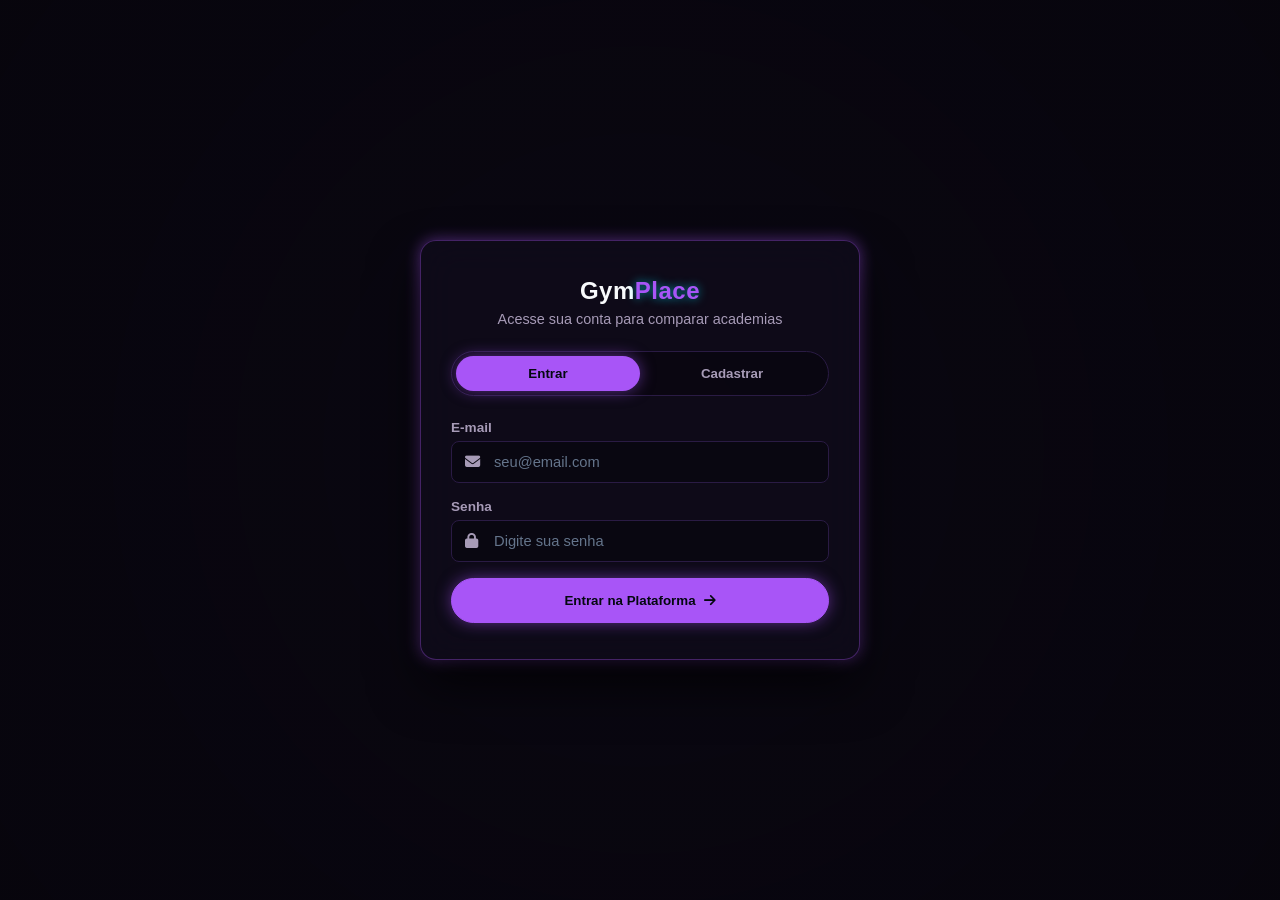
<file: index.html>
<!DOCTYPE html>
<html lang="pt-BR">
<head>
  <meta charset="UTF-8">
  <meta name="viewport" content="width=device-width, initial-scale=1.0">
  <title>GymPlace | Buscador e Comparador de Academias</title>
  <link rel="stylesheet" href="style.css">
  <link rel="stylesheet" href="https://cdnjs.cloudflare.com/ajax/libs/font-awesome/6.5.1/css/all.min.css">
</head>
<body>

  <header class="navbar">
    <div class="nav-container">
      <a href="#" class="logo">Gym<span>Place</span></a>
      <nav class="nav-links">
        <a href="#busca" id="navBusca">Buscar Academias</a>
        <a href="#comparativo">Planos</a>
        <a href="#suporte">Suporte</a>
      </nav>
      <div class="user-actions" style="display: flex; align-items: center; gap: 15px;">
        <span id="userGreeting" style="font-weight: 600; font-size: 0.9rem; color: var(--text-main);"></span>
        <button class="btn-primary" id="btnOpenModal">Cadastrar Academia</button>
        <button class="btn-logout" id="btnLogout"><i class="fa-solid fa-right-from-bracket"></i> Sair</button>
      </div>
    </div>
  </header>

  <!-- Container Principal -->
  <main class="main-container">
    
    <!-- 1. Seção de Busca (Hero) -->
    <section class="hero-section" id="busca">
      <div class="hero-content">
        <h2>Encontre a academia <span>ideal para você</span></h2>
        <p>Compare planos, preços e estruturas da sua região em segundos.</p>
        
        <!-- Search Bar em Pílula -->
        <div class="search-box">
          <i class="fa-solid fa-location-dot search-icon"></i>
          <input type="text" id="searchInput" placeholder="Digite cidade, bairro ou nome da academia...">
          <button id="searchBtn" class="search-btn">
            <i class="fa-solid fa-magnifying-glass"></i> Comparar
          </button>
        </div>
      </div>
    </section>

    <!-- 2. Seção de Comparativo / Resultados -->
    <section class="results-section" id="comparativo">
      <div class="section-header">
        <div>
          <h3>Comparativo de Planos</h3>
          <p class="section-subtitle">Confira as opções disponíveis e ordene por faixa de preço</p>
        </div>
        <div class="filters">
          <label for="priceFilter">Preço Máximo: <strong>R$ <span id="priceValue">300</span></strong></label>
          <input type="range" id="priceFilter" min="50" max="400" step="10" value="300">
        </div>
      </div>

      <!-- Container dos Cards Dinâmicos -->
      <div class="cards-grid" id="cardsGrid">
        <!-- Injetado via JavaScript -->
      </div>
    </section>

    <!-- 3. Seção de Suporte / Dúvidas Frequentes -->
    <section class="support-section" id="suporte">
      <div class="support-card">
        <h3><i class="fa-solid fa-headset"></i> Central de Ajuda & Suporte</h3>
        <p>Tem dúvidas sobre como funciona a comparação ou quer anunciar sua academia?</p>
        
        <div class="support-grid">
          <div class="support-item">
            <i class="fa-solid fa-circle-question"></i>
            <div>
              <strong>Como os preços são calculados?</strong>
              <p>Comparamos os valores mensais vigentes informados pelas próprias unidades ou redes parceiras.</p>
            </div>
          </div>
          
          <div class="support-item">
            <i class="fa-solid fa-envelope"></i>
            <div>
              <strong>Fale Conosco</strong>
              <p>Envie sua solicitação para <a href="mailto:suporte@gymplace.com.br">suporte@gymplace.com.br</a>.</p>
            </div>
          </div>
        </div>
      </div>
    </section>
  </main>

  <!-- Modal para "Cadastrar Academia" -->
  <div class="modal-overlay" id="modalCadastrar">
    <div class="modal-content">
      <div class="modal-header">
        <h4>Cadastrar Nova Academia</h4>
        <button class="modal-close" id="btnCloseModal">&times;</button>
      </div>
      <form id="formCadastroAcademia">
        <div class="form-group">
          <label for="cadNome">Nome da Academia</label>
          <input type="text" id="cadNome" name="nome" placeholder="Ex: CrossFit Alpha" required>
        </div>
        <div class="form-row">
          <div class="form-group">
            <label for="cadCidade">Cidade</label>
            <input type="text" id="cadCidade" name="cidade" placeholder="Ex: Brasília" required>
          </div>
          <div class="form-group">
            <label for="cadBairro">Bairro</label>
            <input type="text" id="cadBairro" name="bairro" placeholder="Ex: Asa Sul" required>
          </div>
        </div>
        <div class="form-row">
          <div class="form-group">
            <label for="cadPlanoNome">Nome do Plano</label>
            <input type="text" id="cadPlanoNome" name="nomePlano" placeholder="Ex: Plano Anual" required>
          </div>
          <div class="form-group">
            <label for="cadPreco">Valor Mensal (R$)</label>
            <input type="number" step="0.01" id="cadPreco" name="precoMensal" placeholder="99.90" required>
          </div>
        </div>
        <button type="submit" class="btn-primary" style="width: 100%; margin-top: 10px;">Salvar Academia</button>
      </form>
    </div>
  </div>

  <script src="app.js"></script>
</body>
</html>
</file>
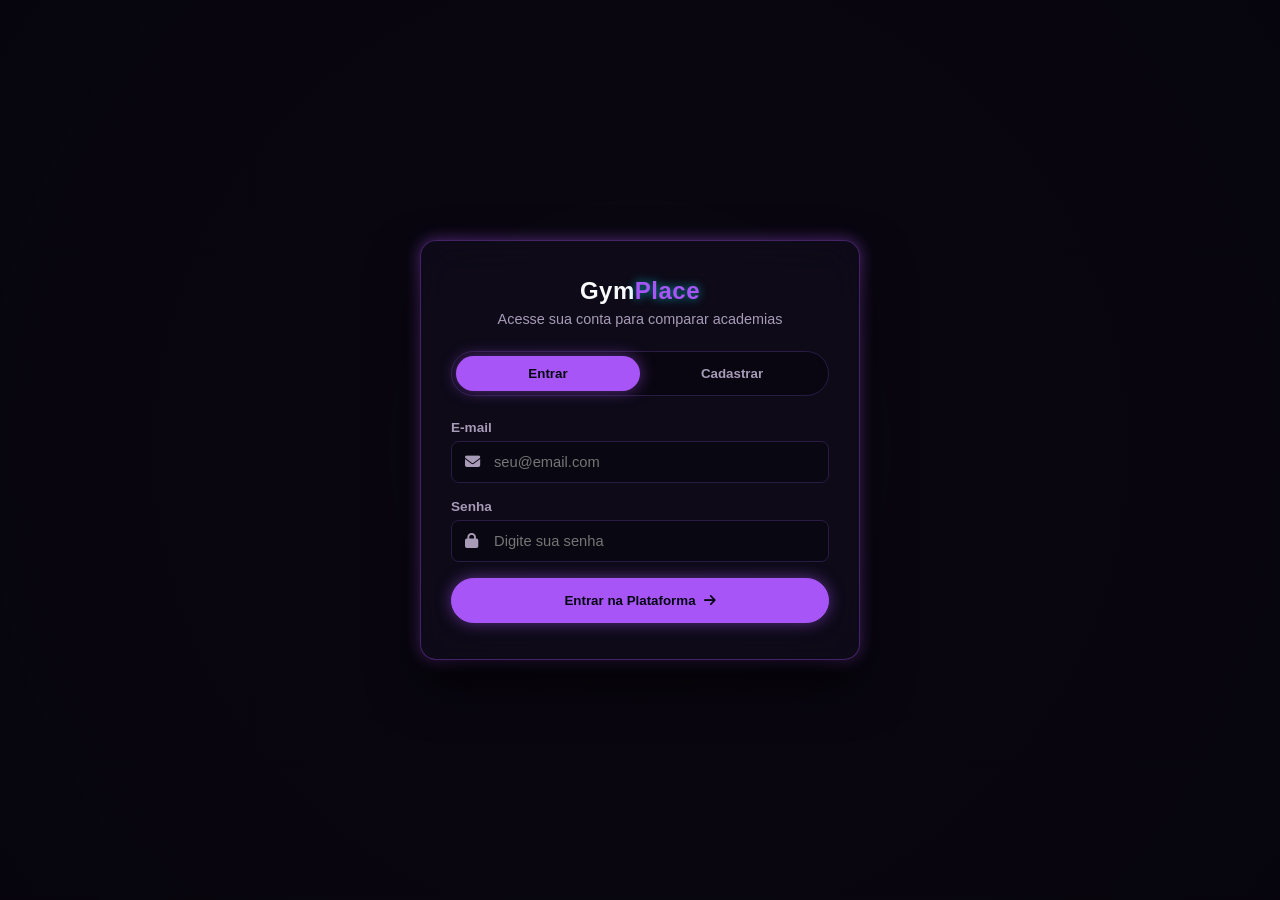
<file: gym-frontend/index.html>
<!DOCTYPE html>
<html lang="pt-BR">
<head>
  <meta charset="UTF-8">
  <meta name="viewport" content="width=device-width, initial-scale=1.0">
  <title>GymPlace | Buscador e Comparador de Academias</title>
  <link rel="stylesheet" href="style.css">
  <link rel="stylesheet" href="https://cdnjs.cloudflare.com/ajax/libs/font-awesome/6.5.1/css/all.min.css">
</head>
<body>

  <header class="navbar">
    <div class="nav-container">
      <a href="#" class="logo">Gym<span>Place</span></a>

      <!-- Botão Hambúrguer Mobile -->
      <button class="menu-toggle" id="menuToggle" aria-label="Abrir Menu">
        <i class="fa-solid fa-bars"></i>
      </button>

      <!-- Conteúdo Colapsável -->
      <div class="nav-collapse" id="navCollapse">
        <nav class="nav-links">
          <a href="#busca" id="navBusca">Buscar Academias</a>
          <a href="#comparativo">Planos</a>
          <a href="#suporte">Suporte</a>
        </nav>
        <div class="user-actions">
          <span id="userGreeting"></span>
          <button class="btn-primary" id="btnOpenModal">Cadastrar Academia</button>
          <button class="btn-logout" id="btnLogout"><i class="fa-solid fa-right-from-bracket"></i> Sair</button>
        </div>
      </div>
    </div>
  </header>

  <!-- Container Principal -->
  <main class="main-container">
    
    <!-- 1. Seção de Busca (Hero) -->
    <section class="hero-section" id="busca">
      <div class="hero-content">
        <h2>Encontre a academia <span>ideal para você</span></h2>
        <p>Compare planos, preços e estruturas da sua região em segundos.</p>
        
        <!-- Search Bar em Pílula -->
        <div class="search-box">
          <i class="fa-solid fa-location-dot search-icon"></i>
          <input type="text" id="searchInput" placeholder="Digite cidade, bairro ou nome da academia...">
          <button id="searchBtn" class="search-btn">
            <i class="fa-solid fa-magnifying-glass"></i> Comparar
          </button>
        </div>
      </div>
    </section>

    <!-- 2. Seção de Comparativo / Resultados -->
    <section class="results-section" id="comparativo">
      <div class="section-header">
        <div>
          <h3>Comparativo de Planos</h3>
          <p class="section-subtitle">Confira as opções disponíveis e ordene por faixa de preço</p>
        </div>
        <div class="filters">
          <label for="priceFilter">Preço Máximo: <strong>R$ <span id="priceValue">300</span></strong></label>
          <input type="range" id="priceFilter" min="50" max="400" step="10" value="300">
        </div>
      </div>

      <!-- Container dos Cards Dinâmicos -->
      <div class="cards-grid" id="cardsGrid">
        <!-- Injetado via JavaScript -->
      </div>
    </section>

    <!-- 3. Seção de Suporte / Dúvidas Frequentes -->
    <section class="support-section" id="suporte">
      <div class="support-card">
        <h3><i class="fa-solid fa-headset"></i> Central de Ajuda & Suporte</h3>
        <p>Tem dúvidas sobre como funciona a comparação ou quer anunciar sua academia?</p>
        
        <div class="support-grid">
          <div class="support-item">
            <i class="fa-solid fa-circle-question"></i>
            <div>
              <strong>Como os preços são calculados?</strong>
              <p>Comparamos os valores mensais vigentes informados pelas próprias unidades ou redes parceiras.</p>
            </div>
          </div>
          
          <div class="support-item">
            <i class="fa-solid fa-envelope"></i>
            <div>
              <strong>Fale Conosco</strong>
              <p>Envie sua solicitação para <a href="mailto:suporte@gymplace.com.br">suporte@gymplace.com.br</a>.</p>
            </div>
          </div>
        </div>
      </div>
    </section>
  </main>

  <!-- Modal para "Cadastrar Academia" -->
  <div class="modal-overlay" id="modalCadastrar">
    <div class="modal-content">
      <div class="modal-header">
        <h4>Cadastrar Nova Academia</h4>
        <button class="modal-close" id="btnCloseModal">&times;</button>
      </div>
      <form id="formCadastroAcademia">
        <div class="form-group">
          <label for="cadNome">Nome da Academia</label>
          <input type="text" id="cadNome" name="nome" placeholder="Ex: CrossFit Alpha" required>
        </div>
        <div class="form-row">
          <div class="form-group">
            <label for="cadCidade">Cidade</label>
            <input type="text" id="cadCidade" name="cidade" placeholder="Ex: Brasília" required>
          </div>
          <div class="form-group">
            <label for="cadBairro">Bairro</label>
            <input type="text" id="cadBairro" name="bairro" placeholder="Ex: Asa Sul" required>
          </div>
        </div>
        <div class="form-row">
          <div class="form-group">
            <label for="cadPlanoNome">Nome do Plano</label>
            <input type="text" id="cadPlanoNome" name="nomePlano" placeholder="Ex: Plano Anual" required>
          </div>
          <div class="form-group">
            <label for="cadPreco">Valor Mensal (R$)</label>
            <input type="number" step="0.01" id="cadPreco" name="precoMensal" placeholder="99.90" required>
          </div>
        </div>
        <button type="submit" class="btn-primary" style="width: 100%; margin-top: 10px;">Salvar Academia</button>
      </form>
    </div>
  </div>

  <script src="app.js"></script>
</body>
</html>
</file>
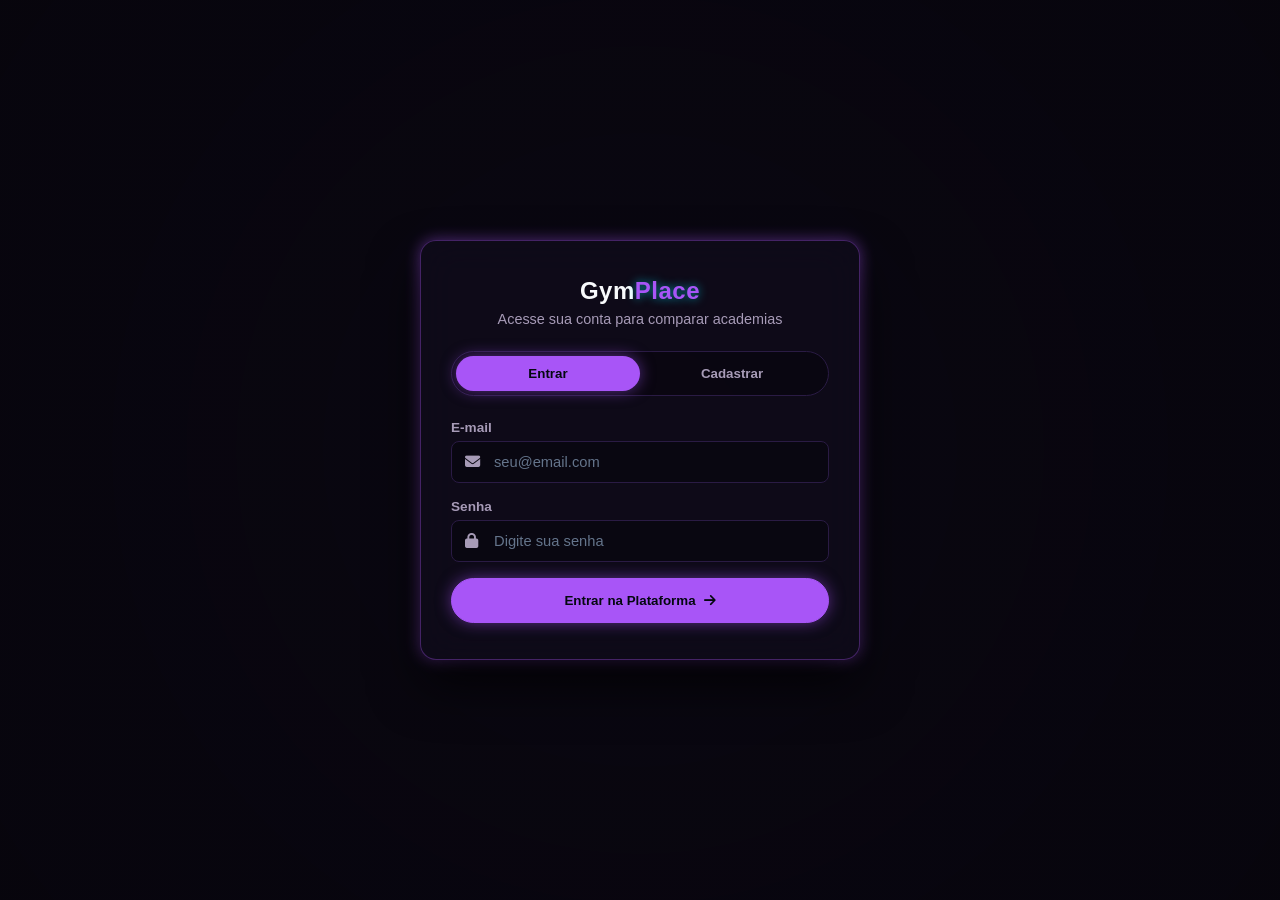
<file: login.html>
<!DOCTYPE html>
<html lang="pt-BR">
<head>
  <meta charset="UTF-8">
  <meta name="viewport" content="width=device-width, initial-scale=1.0">
  <title>Entrar | GymPlace</title>
  <link rel="stylesheet" href="style.css">
  <link rel="stylesheet" href="https://cdnjs.cloudflare.com/ajax/libs/font-awesome/6.5.1/css/all.min.css">
</head>
<body class="auth-body">

  <!-- Vídeo de Fundo em Loop e Mudo -->
  <video autoplay muted loop playsinline class="video-bg">
    <source src="video-bg.mp4" type="video/mp4">
  </video>

  <!-- Camada escura para dar contraste e legibilidade -->
  <div class="video-overlay"></div>

  <div class="auth-container">
    <div class="auth-card">
      <div class="auth-logo">
        <a href="#" class="logo">Gym<span>Place</span></a>
        <p>Acesse sua conta para comparar academias</p>
      </div>

      <div class="auth-tabs">
        <button id="tabLogin" class="tab-btn active">Entrar</button>
        <button id="tabRegister" class="tab-btn">Cadastrar</button>
      </div>

      <!-- Formulário de Login -->
      <form id="formLogin" class="auth-form">
        <div class="form-group">
          <label for="loginEmail">E-mail</label>
          <div class="input-wrapper">
            <i class="fa-solid fa-envelope"></i>
            <input type="email" id="loginEmail" placeholder="seu@email.com" required>
          </div>
        </div>
        <div class="form-group">
          <label for="loginSenha">Senha</label>
          <div class="input-wrapper">
            <i class="fa-solid fa-lock"></i>
            <input type="password" id="loginSenha" placeholder="Digite sua senha" required>
          </div>
        </div>
        <button type="submit" class="btn-primary auth-submit-btn">
          Entrar na Plataforma <i class="fa-solid fa-arrow-right"></i>
        </button>
      </form>

      <!-- Formulário de Cadastro -->
      <form id="formRegister" class="auth-form" style="display: none;">
        <div class="form-group">
          <label for="regNome">Nome Completo</label>
          <div class="input-wrapper">
            <i class="fa-solid fa-user"></i>
            <input type="text" id="regNome" placeholder="Ex: João Silva" required>
          </div>
        </div>
        <div class="form-group">
          <label for="regEmail">E-mail</label>
          <div class="input-wrapper">
            <i class="fa-solid fa-envelope"></i>
            <input type="email" id="regEmail" placeholder="seu@email.com" required>
          </div>
        </div>
        <div class="form-group">
          <label for="regSenha">Senha</label>
          <div class="input-wrapper">
            <i class="fa-solid fa-lock"></i>
            <input type="password" id="regSenha" placeholder="Crie uma senha" required>
          </div>
        </div>
        <button type="submit" class="btn-primary auth-submit-btn">
          Criar Minha Conta <i class="fa-solid fa-user-plus"></i>
        </button>
      </form>

      <div id="authAlert" class="auth-alert" style="display: none;"></div>
    </div>
  </div>

  <script src="login.js"></script>
</body>
</html>
</file>
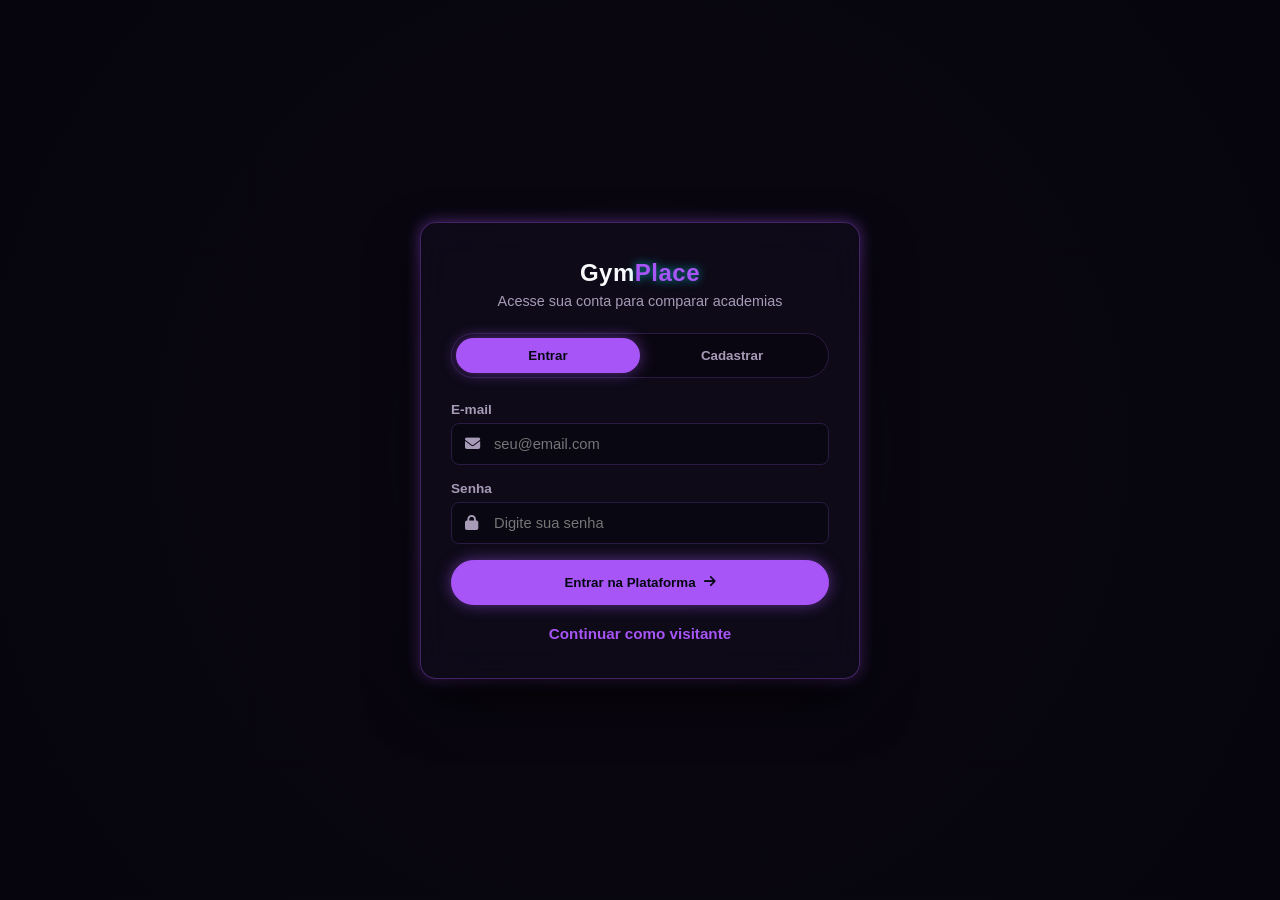
<file: api/src/main/resources/static/login.html>
<!DOCTYPE html>
<html lang="pt-BR">
<head>
  <meta charset="UTF-8">
  <meta name="viewport" content="width=device-width, initial-scale=1.0">
  <title>Entrar | GymPlace</title>
  <link rel="stylesheet" href="style.css">
  <link rel="stylesheet" href="https://cdnjs.cloudflare.com/ajax/libs/font-awesome/6.5.1/css/all.min.css">
</head>
<body class="auth-body">

  <!-- Vídeo de Fundo em Loop e Mudo -->
  <video autoplay muted loop playsinline class="video-bg">
    <source src="video-bg.mp4" type="video/mp4">
  </video>

  <!-- Camada escura para dar contraste e legibilidade -->
  <div class="video-overlay"></div>

  <div class="auth-container">
    <div class="auth-card">
      <div class="auth-logo">
        <a href="#" class="logo">Gym<span>Place</span></a>
        <p>Acesse sua conta para comparar academias</p>
      </div>

      <div class="auth-tabs">
        <button id="tabLogin" class="tab-btn active">Entrar</button>
        <button id="tabRegister" class="tab-btn">Cadastrar</button>
      </div>

      <!-- Formulário de Login -->
      <form id="formLogin" class="auth-form">
        <div class="form-group">
          <label for="loginEmail">E-mail</label>
          <div class="input-wrapper">
            <i class="fa-solid fa-envelope"></i>
            <input type="email" id="loginEmail" placeholder="seu@email.com" required>
          </div>
        </div>
        <div class="form-group">
          <label for="loginSenha">Senha</label>
          <div class="input-wrapper">
            <i class="fa-solid fa-lock"></i>
            <input type="password" id="loginSenha" placeholder="Digite sua senha" required>
          </div>
        </div>
        <button type="submit" class="btn-primary auth-submit-btn">
          Entrar na Plataforma <i class="fa-solid fa-arrow-right"></i>
        </button>
      </form>

      <!-- Formulário de Cadastro -->
      <form id="formRegister" class="auth-form" style="display: none;">
        <div class="form-group">
          <label for="regNome">Nome Completo</label>
          <div class="input-wrapper">
            <i class="fa-solid fa-user"></i>
            <input type="text" id="regNome" placeholder="Ex: João Silva" required>
          </div>
        </div>
        <div class="form-group">
          <label for="regEmail">E-mail</label>
          <div class="input-wrapper">
            <i class="fa-solid fa-envelope"></i>
            <input type="email" id="regEmail" placeholder="seu@email.com" required>
          </div>
        </div>
        <div class="form-group">
          <label for="regSenha">Senha</label>
          <div class="input-wrapper">
            <i class="fa-solid fa-lock"></i>
            <input type="password" id="regSenha" placeholder="Crie uma senha" required>
          </div>
        </div>
        <button type="submit" class="btn-primary auth-submit-btn">
          Criar Minha Conta <i class="fa-solid fa-user-plus"></i>
        </button>
      </form>

      <!-- Apenas o texto como botão -->
      <button type="button" class="btn-guest" id="btnGuest">
        Continuar como visitante
      </button>

      <div id="authAlert" class="auth-alert" style="display: none;"></div>
    </div>
  </div>

  <script src="login.js"></script>
</body>
</html>
</file>
<file: style.css>
html {
  scroll-behavior: smooth;
}

:root {
  /* Paleta Base Dark (com um leve tom grafite-azulado/ameixa de fundo) */
  --bg-color: #09070f;
  --card-bg: #120d1e;
  --card-bg-elevated: #1a122c;
  --border-color: #2a1b44;

  /* Roxo Neon Principal & Efeitos */
  --primary-color: #a855f7;                    /* Roxo Neon vibrante */
  --primary-hover: #c084fc;                    /* Roxo mais claro para hover */
  --neon-glow: 0 0 15px rgba(168, 85, 247, 0.5); /* Brilho neon roxo */
  --neon-secondary: #00f0ff;                   /* Ciano (caso queira um contraste) */
  --neon-green: #10b981;
  --tag-highlight: #ec4899;                    /* Rosa/Magenta neon para destaques */
  --tag-glow: 0 0 12px rgba(236, 72, 153, 0.5);

  /* Tipografia */
  --text-main: #f8fafc;
  --text-muted: #a79bb7;
  --border-radius: 16px;
}

* {
  margin: 0;
  padding: 0;
  box-sizing: border-box;
  font-family: 'Segoe UI', Roboto, sans-serif;
}

body {
  background-color: var(--bg-color);
  color: var(--text-main);
}

/* Navbar */
.navbar {
  background: rgba(8, 11, 17, 0.85);
  backdrop-filter: blur(12px);
  border-bottom: 1px solid var(--border-color);
  position: sticky;
  top: 0;
  z-index: 100;
}

.nav-container {
  max-width: 1200px;
  margin: 0 auto;
  padding: 16px 24px;
  display: flex;
  justify-content: space-between;
  align-items: center;
}

.logo {
  font-size: 1.5rem;
  font-weight: 800;
  text-decoration: none;
  color: var(--text-main);
  letter-spacing: 0.5px;
}

.logo span {
  color: var(--primary-color);
  text-shadow: 0 0 10px rgba(0, 240, 255, 0.6);
}

.nav-links a {
  margin: 0 16px;
  text-decoration: none;
  color: var(--text-muted);
  font-weight: 600;
  transition: 0.2s ease;
}

.nav-links a:hover {
  color: var(--primary-color);
  text-shadow: 0 0 8px rgba(0, 240, 255, 0.5);
}

.btn-primary {
  background: var(--primary-color);
  color: #040810;
  border: 1px solid var(--primary-color);
  padding: 10px 24px;
  border-radius: 50px;
  font-weight: 700;
  cursor: pointer;
  box-shadow: var(--neon-glow);
  transition: 0.3s ease;
}

.btn-primary:hover {
  background: var(--primary-hover);
  box-shadow: 0 0 25px rgba(0, 240, 255, 0.6);
  transform: translateY(-1px);
}

/* Hero Section */
.main-container {
  max-width: 1200px;
  margin: 24px auto;
  padding: 0 20px;
}

.hero-section {
  background: linear-gradient(180deg, rgba(8, 11, 17, 0.75) 0%, rgba(15, 23, 42, 0.95) 100%),
              url('https://images.unsplash.com/photo-1534438327276-14e5300c3a48?q=80&w=1470') center/cover;
  border: 1px solid var(--border-color);
  border-radius: var(--border-radius);
  padding: 60px 24px;
  text-align: center;
  color: white;
  margin-bottom: 40px;
}

.hero-content h2 {
  font-size: 2.3rem;
  font-weight: 800;
}

.hero-content h2 span {
  color: var(--primary-color);
  text-shadow: 0 0 12px rgba(0, 240, 255, 0.5);
}

.hero-content p {
  margin: 12px 0 28px;
  color: var(--text-muted);
}

.search-box {
  background: var(--card-bg);
  border: 1px solid var(--border-color);
  max-width: 650px;
  margin: 0 auto;
  border-radius: 50px;
  display: flex;
  align-items: center;
  padding: 6px 8px 6px 20px;
  box-shadow: 0 8px 24px rgba(0, 0, 0, 0.5);
  transition: 0.3s;
}

.search-box:focus-within {
  border-color: var(--primary-color);
  box-shadow: var(--neon-glow);
}

.search-icon {
  color: var(--text-muted);
  font-size: 1.2rem;
  margin-right: 10px;
}

.search-box input {
  background: transparent;
  border: none;
  outline: none;
  flex: 1;
  font-size: 1rem;
  color: var(--text-main);
}

.search-btn {
  background: var(--primary-color);
  color: #040810;
  border: none;
  padding: 12px 28px;
  border-radius: 50px;
  font-weight: 700;
  cursor: pointer;
  transition: 0.3s ease;
}

.search-btn:hover {
  background: var(--primary-hover);
  box-shadow: 0 0 15px rgba(0, 240, 255, 0.5);
}

/* Resultados & Filtros */
.results-section {
  margin-bottom: 50px;
}

.section-header {
  display: flex;
  justify-content: space-between;
  align-items: flex-end;
  margin-bottom: 24px;
  flex-wrap: wrap;
  gap: 16px;
}

.section-subtitle {
  color: var(--text-muted);
  font-size: 0.95rem;
  margin-top: 4px;
}

.filters label {
  color: var(--text-muted);
  font-size: 0.9rem;
}

.filters strong {
  color: var(--primary-color);
}

.filters input[type="range"] {
  accent-color: var(--primary-color);
  display: block;
  margin-top: 8px;
}

/* Cards Grid */
.cards-grid {
  display: grid;
  grid-template-columns: repeat(auto-fit, minmax(300px, 1fr));
  gap: 24px;
}

.card-plano {
  background: var(--card-bg);
  border-radius: var(--border-radius);
  border: 1px solid var(--border-color);
  padding: 24px;
  position: relative;
  display: flex;
  flex-direction: column;
  box-shadow: 0 4px 16px rgba(0,0,0,0.3);
  transition: transform 0.2s, border-color 0.2s;
}

.card-plano:hover {
  border-color: rgba(0, 240, 255, 0.4);
  transform: translateY(-3px);
}

.card-plano.destaque {
  background: var(--card-bg-elevated);
  border: 1px solid var(--primary-color);
  box-shadow: var(--neon-glow);
}

.badge-vantagem {
  position: absolute;
  top: -12px;
  left: 24px;
  background: var(--tag-highlight);
  color: white;
  font-size: 0.75rem;
  font-weight: 700;
  padding: 4px 12px;
  border-radius: 20px;
  box-shadow: var(--tag-glow);
  text-transform: uppercase;
}

.card-plano h4 {
  font-size: 1.4rem;
  margin-bottom: 6px;
  color: var(--text-main);
}

.card-plano .academia-origem {
  font-size: 0.9rem;
  color: var(--text-muted);
  margin-bottom: 16px;
}

.card-preco .label-partir {
  font-size: 0.8rem;
  text-transform: uppercase;
  color: var(--text-muted);
}

.card-preco .valor {
  font-size: 2rem;
  font-weight: 800;
  color: var(--primary-color);
  text-shadow: 0 0 8px rgba(0, 240, 255, 0.4);
}

.card-preco small {
  color: var(--text-muted);
}

.beneficios-list {
  list-style: none;
  margin: 16px 0;
  flex: 1;
}

.beneficios-list li {
  margin-bottom: 8px;
  font-size: 0.9rem;
  display: flex;
  align-items: center;
  gap: 8px;
  color: #cbd5e1;
}

.card-btn {
  width: 100%;
  padding: 12px;
  border-radius: 50px;
  border: 1px solid var(--primary-color);
  font-weight: 700;
  cursor: pointer;
  background: transparent;
  color: var(--primary-color);
  transition: 0.3s;
}

.card-btn:hover {
  background: var(--primary-color);
  color: #040810;
  box-shadow: var(--neon-glow);
}

/* Suporte */
.support-section {
  margin-bottom: 50px;
}

.support-card {
  background: var(--card-bg);
  border: 1px solid var(--border-color);
  border-radius: var(--border-radius);
  padding: 32px;
}

.support-card h3 {
  font-size: 1.4rem;
  margin-bottom: 8px;
  display: flex;
  align-items: center;
  gap: 10px;
  color: var(--text-main);
}

.support-card > p {
  color: var(--text-muted);
  margin-bottom: 24px;
}

.support-grid {
  display: grid;
  grid-template-columns: repeat(auto-fit, minmax(280px, 1fr));
  gap: 20px;
}

.support-item {
  display: flex;
  gap: 16px;
  align-items: flex-start;
  padding: 16px;
  background: var(--bg-color);
  border: 1px solid var(--border-color);
  border-radius: 12px;
}

.support-item i {
  font-size: 1.5rem;
  color: var(--primary-color);
  margin-top: 3px;
}

.support-item strong {
  color: var(--text-main);
}

.support-item p {
  font-size: 0.9rem;
  color: var(--text-muted);
  margin-top: 4px;
}

.support-item a {
  color: var(--primary-color);
  text-decoration: none;
  font-weight: 600;
}

.support-item a:hover {
  text-decoration: underline;
}

/* Modais */
.modal-overlay {
  display: none;
  position: fixed;
  top: 0;
  left: 0;
  width: 100%;
  height: 100%;
  background: rgba(0, 0, 0, 0.75);
  backdrop-filter: blur(4px);
  z-index: 1000;
  align-items: center;
  justify-content: center;
}

.modal-content {
  background: var(--card-bg);
  border: 1px solid var(--border-color);
  padding: 30px;
  border-radius: var(--border-radius);
  width: 100%;
  max-width: 500px;
  box-shadow: 0 10px 40px rgba(0,0,0,0.8);
}

.modal-header {
  display: flex;
  justify-content: space-between;
  align-items: center;
  margin-bottom: 20px;
}

.modal-header h4 {
  font-size: 1.3rem;
  color: var(--text-main);
}

.modal-close {
  background: none;
  border: none;
  font-size: 1.8rem;
  cursor: pointer;
  color: var(--text-muted);
}

.modal-close:hover {
  color: var(--primary-color);
}

.form-group {
  margin-bottom: 16px;
}

.form-group label {
  display: block;
  font-weight: 600;
  font-size: 0.85rem;
  margin-bottom: 6px;
  color: var(--text-muted);
}

.form-group input {
  width: 100%;
  padding: 12px 14px;
  background: var(--bg-color);
  border: 1px solid var(--border-color);
  border-radius: 8px;
  outline: none;
  color: var(--text-main);
  transition: 0.2s;
}

.form-group input:focus {
  border-color: var(--primary-color);
  box-shadow: var(--neon-glow);
}

.form-row {
  display: grid;
  grid-template-columns: 1fr 1fr;
  gap: 12px;
}

/* ===================================================
   TELA DE LOGIN & CADASTRO (COM VÍDEO & GLASSMORPHISM)
=================================================== */

.auth-body {
  min-height: 100vh;
  width: 100vw;
  overflow: hidden;
  display: flex;
  align-items: center;
  justify-content: center;
  background-color: var(--bg-color);
  position: relative;
  padding: 20px;
}

/* Vídeo fixado em segundo plano */
.video-bg {
  position: fixed;
  top: 0;
  left: 0;
  width: 100%;
  height: 100%;
  object-fit: cover;
  z-index: -2;
}

/* Camada escura com gradiente suave para leitura perfeita */
.video-overlay {
  position: fixed;
  top: 0;
  left: 0;
  width: 100%;
  height: 100%;
  background: radial-gradient(circle at center, rgba(14, 9, 24, 0.30) 0%, rgba(6, 4, 12, 0.55) 100%);
  z-index: -1;
}

.auth-container {
  width: 100%;
  max-width: 440px;
  z-index: 1;
}

/* Card com efeito de vidro fosco (Glassmorphism) */
.auth-card {
  background: rgba(18, 13, 30, 0.65);
  backdrop-filter: blur(18px);
  -webkit-backdrop-filter: blur(18px);
  border: 1px solid rgba(168, 85, 247, 0.35);
  padding: 36px 30px;
  border-radius: var(--border-radius);
  box-shadow: 0 25px 50px rgba(0, 0, 0, 0.7), var(--neon-glow);
  transition: border-color 0.3s ease;
}

.auth-card:hover {
  border-color: rgba(168, 85, 247, 0.6);
}

.auth-logo {
  text-align: center;
  margin-bottom: 24px;
}

.auth-logo p {
  color: var(--text-muted);
  font-size: 0.9rem;
  margin-top: 6px;
}

.auth-tabs {
  display: flex;
  background: rgba(9, 7, 15, 0.7);
  border: 1px solid var(--border-color);
  border-radius: 50px;
  padding: 4px;
  margin-bottom: 24px;
}

.tab-btn {
  flex: 1;
  padding: 10px;
  border: none;
  background: transparent;
  font-weight: 700;
  border-radius: 50px;
  cursor: pointer;
  color: var(--text-muted);
  transition: 0.3s;
}

.tab-btn.active {
  background: var(--primary-color);
  color: #040810;
  box-shadow: var(--neon-glow);
}

/* Envoltório dos inputs com ícones embutidos */
.input-wrapper {
  position: relative;
  display: flex;
  align-items: center;
}

.input-wrapper i {
  position: absolute;
  left: 14px;
  color: var(--text-muted);
  font-size: 0.95rem;
}

.input-wrapper input {
  width: 100%;
  padding: 12px 14px 12px 42px;
  background: rgba(9, 7, 15, 0.75);
  border: 1px solid var(--border-color);
  border-radius: 8px;
  outline: none;
  color: var(--text-main);
  font-size: 0.92rem;
  transition: 0.2s;
}

.input-wrapper input:focus {
  border-color: var(--primary-color);
  box-shadow: var(--neon-glow);
  background: rgba(18, 13, 30, 0.9);
}

.input-wrapper input::placeholder {
  color: #64748b;
}

.auth-submit-btn {
  width: 100%;
  margin-top: 12px;
  padding: 14px;
  display: flex;
  align-items: center;
  justify-content: center;
  gap: 8px;
}

.auth-alert {
  margin-top: 16px;
  padding: 12px;
  border-radius: 8px;
  font-size: 0.85rem;
  text-align: center;
}

.auth-alert.erro {
  background: rgba(239, 68, 68, 0.15);
  border: 1px solid #ef4444;
  color: #fca5a5;
}

.auth-alert.sucesso {
  background: rgba(16, 185, 129, 0.15);
  border: 1px solid #10b981;
  color: #6ee7b7;
}

.btn-logout {
  background: var(--card-bg);
  border: 1px solid var(--border-color);
  color: var(--text-muted);
  padding: 8px 16px;
  border-radius: 50px;
  font-weight: 600;
  cursor: pointer;
  transition: 0.2s;
}

.btn-logout:hover {
  background: rgba(239, 68, 68, 0.15);
  color: #f87171;
  border-color: #ef4444;
  box-shadow: 0 0 10px rgba(239, 68, 68, 0.3);
}
</file>
<file: gym-frontend/style.css>
html {
  scroll-behavior: smooth;
}

:root {
  --bg-color: #09070f;
  --card-bg: #120d1e;
  --card-bg-elevated: #1a122c;
  --border-color: #2a1b44;

  --primary-color: #a855f7;
  --primary-hover: #c084fc;
  --neon-glow: 0 0 15px rgba(168, 85, 247, 0.5);
  --neon-secondary: #00f0ff;
  --neon-green: #10b981;
  --tag-highlight: #ec4899;
  --tag-glow: 0 0 12px rgba(236, 72, 153, 0.5);

  --text-main: #f8fafc;
  --text-muted: #a79bb7;
  --border-radius: 16px;
}

* {
  margin: 0;
  padding: 0;
  box-sizing: border-box;
  font-family: 'Segoe UI', Roboto, sans-serif;
}

body {
  background-color: var(--bg-color);
  color: var(--text-main);
}

/* Navbar */
.navbar {
  background: rgba(8, 11, 17, 0.9);
  backdrop-filter: blur(12px);
  -webkit-backdrop-filter: blur(12px);
  border-bottom: 1px solid var(--border-color);
  position: sticky;
  top: 0;
  z-index: 100;
}

.nav-container {
  max-width: 1200px;
  margin: 0 auto;
  padding: 16px 24px;
  display: flex;
  justify-content: space-between;
  align-items: center;
  position: relative;
}

.logo {
  font-size: 1.5rem;
  font-weight: 800;
  text-decoration: none;
  color: var(--text-main);
  letter-spacing: 0.5px;
}

.logo span {
  color: var(--primary-color);
  text-shadow: 0 0 10px rgba(0, 240, 255, 0.6);
}

/* Área de Links e Ações no Desktop */
.nav-collapse {
  display: flex;
  align-items: center;
  justify-content: space-between;
  flex: 1;
  margin-left: 30px;
}

.nav-links a {
  margin: 0 16px;
  text-decoration: none;
  color: var(--text-muted);
  font-weight: 600;
  transition: 0.2s ease;
}

.nav-links a:hover {
  color: var(--primary-color);
  text-shadow: 0 0 8px rgba(0, 240, 255, 0.5);
}

.user-actions {
  display: flex;
  align-items: center;
  gap: 15px;
}

#userGreeting {
  font-weight: 600;
  font-size: 0.9rem;
  color: var(--text-main);
}

.btn-primary {
  background: var(--primary-color);
  color: #040810;
  border: 1px solid var(--primary-color);
  padding: 10px 24px;
  border-radius: 50px;
  font-weight: 700;
  cursor: pointer;
  box-shadow: var(--neon-glow);
  transition: 0.3s ease;
}

.btn-primary:hover {
  background: var(--primary-hover);
  box-shadow: 0 0 25px rgba(0, 240, 255, 0.6);
  transform: translateY(-1px);
}

.btn-logout {
  background: var(--card-bg);
  border: 1px solid var(--border-color);
  color: var(--text-muted);
  padding: 8px 16px;
  border-radius: 50px;
  font-weight: 600;
  cursor: pointer;
  transition: 0.2s;
}

.btn-logout:hover {
  background: rgba(239, 68, 68, 0.15);
  color: #f87171;
  border-color: #ef4444;
  box-shadow: 0 0 10px rgba(239, 68, 68, 0.3);
}

/* Botão Hambúrguer (Escondido no Desktop) */
.menu-toggle {
  display: none;
  background: none;
  border: none;
  color: var(--text-main);
  font-size: 1.8rem;
  cursor: pointer;
  padding: 4px;
  transition: 0.2s;
}

.menu-toggle:hover {
  color: var(--primary-color);
}

/* Hero Section */
.main-container {
  max-width: 1200px;
  margin: 24px auto;
  padding: 0 20px;
}

.hero-section {
  background: linear-gradient(180deg, rgba(8, 11, 17, 0.75) 0%, rgba(15, 23, 42, 0.95) 100%),
              url('https://images.unsplash.com/photo-1534438327276-14e5300c3a48?q=80&w=1470') center/cover;
  border: 1px solid var(--border-color);
  border-radius: var(--border-radius);
  padding: 60px 24px;
  text-align: center;
  color: white;
  margin-bottom: 40px;
}

.hero-content h2 {
  font-size: 2.3rem;
  font-weight: 800;
}

.hero-content h2 span {
  color: var(--primary-color);
  text-shadow: 0 0 12px rgba(0, 240, 255, 0.5);
}

.hero-content p {
  margin: 12px 0 28px;
  color: var(--text-muted);
}

.search-box {
  background: var(--card-bg);
  border: 1px solid var(--border-color);
  max-width: 650px;
  margin: 0 auto;
  border-radius: 50px;
  display: flex;
  align-items: center;
  padding: 6px 8px 6px 20px;
  box-shadow: 0 8px 24px rgba(0, 0, 0, 0.5);
  transition: 0.3s;
}

.search-box:focus-within {
  border-color: var(--primary-color);
  box-shadow: var(--neon-glow);
}

.search-icon {
  color: var(--text-muted);
  font-size: 1.2rem;
  margin-right: 10px;
}

.search-box input {
  background: transparent;
  border: none;
  outline: none;
  flex: 1;
  font-size: 1rem;
  color: var(--text-main);
}

.search-btn {
  background: var(--primary-color);
  color: #040810;
  border: none;
  padding: 12px 28px;
  border-radius: 50px;
  font-weight: 700;
  cursor: pointer;
  transition: 0.3s ease;
}

.search-btn:hover {
  background: var(--primary-hover);
  box-shadow: 0 0 15px rgba(0, 240, 255, 0.5);
}

/* Resultados & Filtros */
.results-section {
  margin-bottom: 50px;
}

.section-header {
  display: flex;
  justify-content: space-between;
  align-items: flex-end;
  margin-bottom: 24px;
  flex-wrap: wrap;
  gap: 16px;
}

.section-subtitle {
  color: var(--text-muted);
  font-size: 0.95rem;
  margin-top: 4px;
}

.filters label {
  color: var(--text-muted);
  font-size: 0.9rem;
}

.filters strong {
  color: var(--primary-color);
}

.filters input[type="range"] {
  accent-color: var(--primary-color);
  display: block;
  margin-top: 8px;
}

/* Cards Grid */
.cards-grid {
  display: grid;
  grid-template-columns: repeat(auto-fit, minmax(300px, 1fr));
  gap: 24px;
}

.card-plano {
  background: var(--card-bg);
  border-radius: var(--border-radius);
  border: 1px solid var(--border-color);
  padding: 24px;
  position: relative;
  display: flex;
  flex-direction: column;
  box-shadow: 0 4px 16px rgba(0,0,0,0.3);
  transition: transform 0.2s, border-color 0.2s;
}

.card-plano:hover {
  border-color: rgba(0, 240, 255, 0.4);
  transform: translateY(-3px);
}

.card-plano.destaque {
  background: var(--card-bg-elevated);
  border: 1px solid var(--primary-color);
  box-shadow: var(--neon-glow);
}

.badge-vantagem {
  position: absolute;
  top: -12px;
  left: 24px;
  background: var(--tag-highlight);
  color: white;
  font-size: 0.75rem;
  font-weight: 700;
  padding: 4px 12px;
  border-radius: 20px;
  box-shadow: var(--tag-glow);
  text-transform: uppercase;
}

.card-plano h4 {
  font-size: 1.4rem;
  margin-bottom: 6px;
  color: var(--text-main);
}

.card-plano .academia-origem {
  font-size: 0.9rem;
  color: var(--text-muted);
  margin-bottom: 16px;
}

.card-preco .label-partir {
  font-size: 0.8rem;
  text-transform: uppercase;
  color: var(--text-muted);
}

.card-preco .valor {
  font-size: 2rem;
  font-weight: 800;
  color: var(--primary-color);
  text-shadow: 0 0 8px rgba(0, 240, 255, 0.4);
}

.card-preco small {
  color: var(--text-muted);
}

.beneficios-list {
  list-style: none;
  margin: 16px 0;
  flex: 1;
}

.beneficios-list li {
  margin-bottom: 8px;
  font-size: 0.9rem;
  display: flex;
  align-items: center;
  gap: 8px;
  color: #cbd5e1;
}

.card-btn {
  width: 100%;
  padding: 12px;
  border-radius: 50px;
  border: 1px solid var(--primary-color);
  font-weight: 700;
  cursor: pointer;
  background: transparent;
  color: var(--primary-color);
  transition: 0.3s;
}

.card-btn:hover {
  background: var(--primary-color);
  color: #040810;
  box-shadow: var(--neon-glow);
}

/* Suporte */
.support-section {
  margin-bottom: 50px;
}

.support-card {
  background: var(--card-bg);
  border: 1px solid var(--border-color);
  border-radius: var(--border-radius);
  padding: 32px;
}

.support-card h3 {
  font-size: 1.4rem;
  margin-bottom: 8px;
  display: flex;
  align-items: center;
  gap: 10px;
  color: var(--text-main);
}

.support-card > p {
  color: var(--text-muted);
  margin-bottom: 24px;
}

.support-grid {
  display: grid;
  grid-template-columns: repeat(auto-fit, minmax(280px, 1fr));
  gap: 20px;
}

.support-item {
  display: flex;
  gap: 16px;
  align-items: flex-start;
  padding: 16px;
  background: var(--bg-color);
  border: 1px solid var(--border-color);
  border-radius: 12px;
}

.support-item i {
  font-size: 1.5rem;
  color: var(--primary-color);
  margin-top: 3px;
}

.support-item strong {
  color: var(--text-main);
}

.support-item p {
  font-size: 0.9rem;
  color: var(--text-muted);
  margin-top: 4px;
}

.support-item a {
  color: var(--primary-color);
  text-decoration: none;
  font-weight: 600;
}

.support-item a:hover {
  text-decoration: underline;
}

/* Modais */
.modal-overlay {
  display: none;
  position: fixed;
  top: 0;
  left: 0;
  width: 100%;
  height: 100%;
  background: rgba(0, 0, 0, 0.75);
  backdrop-filter: blur(4px);
  z-index: 1000;
  align-items: center;
  justify-content: center;
}

.modal-content {
  background: var(--card-bg);
  border: 1px solid var(--border-color);
  padding: 30px;
  border-radius: var(--border-radius);
  width: 100%;
  max-width: 500px;
  box-shadow: 0 10px 40px rgba(0,0,0,0.8);
}

.modal-header {
  display: flex;
  justify-content: space-between;
  align-items: center;
  margin-bottom: 20px;
}

.modal-header h4 {
  font-size: 1.3rem;
  color: var(--text-main);
}

.modal-close {
  background: none;
  border: none;
  font-size: 1.8rem;
  cursor: pointer;
  color: var(--text-muted);
}

.modal-close:hover {
  color: var(--primary-color);
}

.form-group {
  margin-bottom: 16px;
}

.form-group label {
  display: block;
  font-weight: 600;
  font-size: 0.85rem;
  margin-bottom: 6px;
  color: var(--text-muted);
}

.form-group input {
  width: 100%;
  padding: 12px 14px;
  background: var(--bg-color);
  border: 1px solid var(--border-color);
  border-radius: 8px;
  outline: none;
  color: var(--text-main);
  transition: 0.2s;
}

.form-group input:focus {
  border-color: var(--primary-color);
  box-shadow: var(--neon-glow);
}

.form-row {
  display: grid;
  grid-template-columns: 1fr 1fr;
  gap: 12px;
}

/* ===================================================
   RESPONSIVIDADE MÓVEL / HAMBÚRGUER (ATÉ 992PX)
=================================================== */

@media (max-width: 992px) {
  .menu-toggle {
    display: block; /* Revela o botão hambúrguer */
  }

  .nav-collapse {
    display: none; /* Esconde a barra normal */
    position: absolute;
    top: 100%;
    left: 0;
    width: 100%;
    background: rgba(14, 11, 26, 0.98);
    backdrop-filter: blur(16px);
    -webkit-backdrop-filter: blur(16px);
    border-bottom: 1px solid var(--border-color);
    flex-direction: column;
    padding: 24px 20px;
    gap: 20px;
    margin-left: 0;
    box-shadow: 0 15px 30px rgba(0, 0, 0, 0.8);
    z-index: 99;
  }

  /* Quando o menu é aberto pelo clique */
  .nav-collapse.active {
    display: flex;
    animation: fadeInMenu 0.25s ease forwards;
  }

  .nav-collapse .nav-links {
    display: flex;
    flex-direction: column;
    align-items: center;
    gap: 18px;
    width: 100%;
  }

  .nav-collapse .nav-links a {
    margin: 0;
    font-size: 1.1rem;
  }

  .nav-collapse .user-actions {
    flex-direction: column;
    width: 100%;
    gap: 14px;
    border-top: 1px solid rgba(255, 255, 255, 0.1);
    padding-top: 18px;
  }

  .nav-collapse .user-actions button {
    width: 100%;
    max-width: 280px;
  }

  .hero-content h2 {
    font-size: 1.8rem;
  }

  .search-box {
    flex-direction: column;
    border-radius: 20px;
    padding: 12px;
    gap: 10px;
  }

  .search-box input {
    width: 100%;
    text-align: center;
  }

  .search-btn {
    width: 100%;
  }

  .form-row {
    grid-template-columns: 1fr;
  }
}

@keyframes fadeInMenu {
  from {
    opacity: 0;
    transform: translateY(-10px);
  }
  to {
    opacity: 1;
    transform: translateY(0);
  }
}

/* ===================================================
   TELA DE LOGIN & CADASTRO (COM VÍDEO & VIDRO)
=================================================== */

.auth-body {
  min-height: 100vh;
  width: 100vw;
  overflow: hidden;
  display: flex;
  align-items: center;
  justify-content: center;
  background-color: var(--bg-color);
  position: relative;
  padding: 20px;
}

.video-bg {
  position: fixed;
  top: 0;
  left: 0;
  width: 100%;
  height: 100%;
  object-fit: cover;
  z-index: -2;
  filter: brightness(1.15);
}

.video-overlay {
  position: fixed;
  top: 0;
  left: 0;
  width: 100%;
  height: 100%;
  background: radial-gradient(circle at center, rgba(14, 9, 24, 0.35) 0%, rgba(6, 4, 12, 0.6) 100%);
  z-index: -1;
}

.auth-container {
  width: 100%;
  max-width: 440px;
  z-index: 1;
}

.auth-card {
  background: rgba(18, 13, 30, 0.65);
  backdrop-filter: blur(18px);
  -webkit-backdrop-filter: blur(18px);
  border: 1px solid rgba(168, 85, 247, 0.35);
  padding: 36px 30px;
  border-radius: var(--border-radius);
  box-shadow: 0 25px 50px rgba(0, 0, 0, 0.7), var(--neon-glow);
  transition: border-color 0.3s ease;
}

.auth-card:hover {
  border-color: rgba(168, 85, 247, 0.6);
}

.auth-logo {
  text-align: center;
  margin-bottom: 24px;
}

.auth-logo p {
  color: var(--text-muted);
  font-size: 0.9rem;
  margin-top: 6px;
}

.auth-tabs {
  display: flex;
  background: rgba(9, 7, 15, 0.7);
  border: 1px solid var(--border-color);
  border-radius: 50px;
  padding: 4px;
  margin-bottom: 24px;
}

.tab-btn {
  flex: 1;
  padding: 10px;
  border: none;
  background: transparent;
  font-weight: 700;
  border-radius: 50px;
  cursor: pointer;
  color: var(--text-muted);
  transition: 0.3s;
}

.tab-btn.active {
  background: var(--primary-color);
  color: #040810;
  box-shadow: var(--neon-glow);
}

.input-wrapper {
  position: relative;
  display: flex;
  align-items: center;
}

.input-wrapper i {
  position: absolute;
  left: 14px;
  color: var(--text-muted);
  font-size: 0.95rem;
}

.input-wrapper input {
  width: 100%;
  padding: 12px 14px 12px 42px;
  background: rgba(9, 7, 15, 0.75);
  border: 1px solid var(--border-color);
  border-radius: 8px;
  outline: none;
  color: var(--text-main);
  font-size: 0.92rem;
  transition: 0.2s;
}

.input-wrapper input:focus {
  border-color: var(--primary-color);
  box-shadow: var(--neon-glow);
  background: rgba(18, 13, 30, 0.9);
}

.auth-submit-btn {
  width: 100%;
  margin-top: 12px;
  padding: 14px;
  display: flex;
  align-items: center;
  justify-content: center;
  gap: 8px;
}

.auth-alert {
  margin-top: 16px;
  padding: 12px;
  border-radius: 8px;
  font-size: 0.85rem;
  text-align: center;
}

.auth-alert.erro {
  background: rgba(239, 68, 68, 0.15);
  border: 1px solid #ef4444;
  color: #fca5a5;
}

.auth-alert.sucesso {
  background: rgba(16, 185, 129, 0.15);
  border: 1px solid #10b981;
  color: #6ee7b7;
}
</file>
<file: api/src/main/resources/static/style.css>
html {
  scroll-behavior: smooth;
}

:root {
  --bg-color: #09070f;
  --card-bg: #120d1e;
  --card-bg-elevated: #1a122c;
  --border-color: #2a1b44;

  --primary-color: #a855f7;
  --primary-hover: #c084fc;
  --neon-glow: 0 0 15px rgba(168, 85, 247, 0.5);
  --neon-secondary: #00f0ff;
  --neon-green: #10b981;
  --tag-highlight: #ec4899;
  --tag-glow: 0 0 12px rgba(236, 72, 153, 0.5);

  --text-main: #f8fafc;
  --text-muted: #a79bb7;
  --border-radius: 16px;
}

* {
  margin: 0;
  padding: 0;
  box-sizing: border-box;
  font-family: 'Segoe UI', Roboto, sans-serif;
}

body {
  background-color: var(--bg-color);
  color: var(--text-main);
}

/* Navbar */
.navbar {
  background: rgba(8, 11, 17, 0.9);
  backdrop-filter: blur(12px);
  -webkit-backdrop-filter: blur(12px);
  border-bottom: 1px solid var(--border-color);
  position: sticky;
  top: 0;
  z-index: 100;
}

.nav-container {
  max-width: 1200px;
  margin: 0 auto;
  padding: 16px 24px;
  display: flex;
  justify-content: space-between;
  align-items: center;
  position: relative;
}

.logo {
  font-size: 1.5rem;
  font-weight: 800;
  text-decoration: none;
  color: var(--text-main);
  letter-spacing: 0.5px;
}

.logo span {
  color: var(--primary-color);
  text-shadow: 0 0 10px rgba(0, 240, 255, 0.6);
}

/* Área de Links e Ações no Desktop */
.nav-collapse {
  display: flex;
  align-items: center;
  justify-content: space-between;
  flex: 1;
  margin-left: 30px;
}

.nav-links a {
  margin: 0 16px;
  text-decoration: none;
  color: var(--text-muted);
  font-weight: 600;
  transition: 0.2s ease;
}

.nav-links a:hover {
  color: var(--primary-color);
  text-shadow: 0 0 8px rgba(0, 240, 255, 0.5);
}

.user-actions {
  display: flex;
  align-items: center;
  gap: 15px;
}

#userGreeting {
  font-weight: 600;
  font-size: 0.9rem;
  color: var(--text-main);
}

.btn-primary {
  background: var(--primary-color);
  color: #040810;
  border: 1px solid var(--primary-color);
  padding: 10px 24px;
  border-radius: 50px;
  font-weight: 700;
  cursor: pointer;
  box-shadow: var(--neon-glow);
  transition: 0.3s ease;
}

.btn-primary:hover {
  background: var(--primary-hover);
  box-shadow: 0 0 25px rgba(0, 240, 255, 0.6);
  transform: translateY(-1px);
}

.btn-logout {
  background: var(--card-bg);
  border: 1px solid var(--border-color);
  color: var(--text-muted);
  padding: 8px 16px;
  border-radius: 50px;
  font-weight: 600;
  cursor: pointer;
  transition: 0.2s;
}

.btn-logout:hover {
  background: rgba(239, 68, 68, 0.15);
  color: #f87171;
  border-color: #ef4444;
  box-shadow: 0 0 10px rgba(239, 68, 68, 0.3);
}

/* Botão Hambúrguer (Escondido no Desktop) */
.menu-toggle {
  display: none;
  background: none;
  border: none;
  color: var(--text-main);
  font-size: 1.8rem;
  cursor: pointer;
  padding: 4px;
  transition: 0.2s;
}

.menu-toggle:hover {
  color: var(--primary-color);
}

/* Hero Section */
.main-container {
  max-width: 1200px;
  margin: 24px auto;
  padding: 0 20px;
}

.hero-section {
  background: linear-gradient(180deg, rgba(8, 11, 17, 0.75) 0%, rgba(15, 23, 42, 0.95) 100%),
              url('https://images.unsplash.com/photo-1534438327276-14e5300c3a48?q=80&w=1470') center/cover;
  border: 1px solid var(--border-color);
  border-radius: var(--border-radius);
  padding: 60px 24px;
  text-align: center;
  color: white;
  margin-bottom: 40px;
}

.hero-content h2 {
  font-size: 2.3rem;
  font-weight: 800;
}

.hero-content h2 span {
  color: var(--primary-color);
  text-shadow: 0 0 12px rgba(0, 240, 255, 0.5);
}

.hero-content p {
  margin: 12px 0 28px;
  color: var(--text-muted);
}

.search-box {
  background: var(--card-bg);
  border: 1px solid var(--border-color);
  max-width: 650px;
  margin: 0 auto;
  border-radius: 50px;
  display: flex;
  align-items: center;
  padding: 6px 8px 6px 20px;
  box-shadow: 0 8px 24px rgba(0, 0, 0, 0.5);
  transition: 0.3s;
}

.search-box:focus-within {
  border-color: var(--primary-color);
  box-shadow: var(--neon-glow);
}

.search-icon {
  color: var(--text-muted);
  font-size: 1.2rem;
  margin-right: 10px;
}

.search-box input {
  background: transparent;
  border: none;
  outline: none;
  flex: 1;
  font-size: 1rem;
  color: var(--text-main);
}

.search-btn {
  background: var(--primary-color);
  color: #040810;
  border: none;
  padding: 12px 28px;
  border-radius: 50px;
  font-weight: 700;
  cursor: pointer;
  transition: 0.3s ease;
}

.search-btn:hover {
  background: var(--primary-hover);
  box-shadow: 0 0 15px rgba(0, 240, 255, 0.5);
}

/* Resultados & Filtros */
.results-section {
  margin-bottom: 50px;
}

.section-header {
  display: flex;
  justify-content: space-between;
  align-items: flex-end;
  margin-bottom: 24px;
  flex-wrap: wrap;
  gap: 16px;
}

.section-subtitle {
  color: var(--text-muted);
  font-size: 0.95rem;
  margin-top: 4px;
}

.filters label {
  color: var(--text-muted);
  font-size: 0.9rem;
}

.filters strong {
  color: var(--primary-color);
}

.filters input[type="range"] {
  accent-color: var(--primary-color);
  display: block;
  margin-top: 8px;
}

/* Cards Grid */
.cards-grid {
  display: grid;
  grid-template-columns: repeat(auto-fit, minmax(300px, 1fr));
  gap: 24px;
}

.card-plano {
  background: var(--card-bg);
  border-radius: var(--border-radius);
  border: 1px solid var(--border-color);
  padding: 24px;
  position: relative;
  display: flex;
  flex-direction: column;
  box-shadow: 0 4px 16px rgba(0,0,0,0.3);
  transition: transform 0.2s, border-color 0.2s;
}

.card-plano:hover {
  border-color: rgba(0, 240, 255, 0.4);
  transform: translateY(-3px);
}

.card-plano.destaque {
  background: var(--card-bg-elevated);
  border: 1px solid var(--primary-color);
  box-shadow: var(--neon-glow);
}

.badge-vantagem {
  position: absolute;
  top: -12px;
  left: 24px;
  background: var(--tag-highlight);
  color: white;
  font-size: 0.75rem;
  font-weight: 700;
  padding: 4px 12px;
  border-radius: 20px;
  box-shadow: var(--tag-glow);
  text-transform: uppercase;
}

.card-plano h4 {
  font-size: 1.4rem;
  margin-bottom: 6px;
  color: var(--text-main);
}

.card-plano .academia-origem {
  font-size: 0.9rem;
  color: var(--text-muted);
  margin-bottom: 16px;
}

.card-preco .label-partir {
  font-size: 0.8rem;
  text-transform: uppercase;
  color: var(--text-muted);
}

.card-preco .valor {
  font-size: 2rem;
  font-weight: 800;
  color: var(--primary-color);
  text-shadow: 0 0 8px rgba(0, 240, 255, 0.4);
}

.card-preco small {
  color: var(--text-muted);
}

.beneficios-list {
  list-style: none;
  margin: 16px 0;
  flex: 1;
}

.beneficios-list li {
  margin-bottom: 8px;
  font-size: 0.9rem;
  display: flex;
  align-items: center;
  gap: 8px;
  color: #cbd5e1;
}

.card-btn {
  width: 100%;
  padding: 12px;
  border-radius: 50px;
  border: 1px solid var(--primary-color);
  font-weight: 700;
  cursor: pointer;
  background: transparent;
  color: var(--primary-color);
  transition: 0.3s;
}

.card-btn:hover {
  background: var(--primary-color);
  color: #040810;
  box-shadow: var(--neon-glow);
}

/* Suporte */
.support-section {
  margin-bottom: 50px;
}

.support-card {
  background: var(--card-bg);
  border: 1px solid var(--border-color);
  border-radius: var(--border-radius);
  padding: 32px;
}

.support-card h3 {
  font-size: 1.4rem;
  margin-bottom: 8px;
  display: flex;
  align-items: center;
  gap: 10px;
  color: var(--text-main);
}

.support-card > p {
  color: var(--text-muted);
  margin-bottom: 24px;
}

.support-grid {
  display: grid;
  grid-template-columns: repeat(auto-fit, minmax(280px, 1fr));
  gap: 20px;
}

.support-item {
  display: flex;
  gap: 16px;
  align-items: flex-start;
  padding: 16px;
  background: var(--bg-color);
  border: 1px solid var(--border-color);
  border-radius: 12px;
}

.support-item i {
  font-size: 1.5rem;
  color: var(--primary-color);
  margin-top: 3px;
}

.support-item strong {
  color: var(--text-main);
}

.support-item p {
  font-size: 0.9rem;
  color: var(--text-muted);
  margin-top: 4px;
}

.support-item a {
  color: var(--primary-color);
  text-decoration: none;
  font-weight: 600;
}

.support-item a:hover {
  text-decoration: underline;
}

/* Modais */
.modal-overlay {
  display: none;
  position: fixed;
  top: 0;
  left: 0;
  width: 100%;
  height: 100%;
  background: rgba(0, 0, 0, 0.75);
  backdrop-filter: blur(4px);
  z-index: 1000;
  align-items: center;
  justify-content: center;
}

.modal-content {
  background: var(--card-bg);
  border: 1px solid var(--border-color);
  padding: 30px;
  border-radius: var(--border-radius);
  width: 100%;
  max-width: 500px;
  box-shadow: 0 10px 40px rgba(0,0,0,0.8);
}

.modal-header {
  display: flex;
  justify-content: space-between;
  align-items: center;
  margin-bottom: 20px;
}

.modal-header h4 {
  font-size: 1.3rem;
  color: var(--text-main);
}

.modal-close {
  background: none;
  border: none;
  font-size: 1.8rem;
  cursor: pointer;
  color: var(--text-muted);
}

.modal-close:hover {
  color: var(--primary-color);
}

.form-group {
  margin-bottom: 16px;
}

.form-group label {
  display: block;
  font-weight: 600;
  font-size: 0.85rem;
  margin-bottom: 6px;
  color: var(--text-muted);
}

.form-group input {
  width: 100%;
  padding: 12px 14px;
  background: var(--bg-color);
  border: 1px solid var(--border-color);
  border-radius: 8px;
  outline: none;
  color: var(--text-main);
  transition: 0.2s;
}

.form-group input:focus {
  border-color: var(--primary-color);
  box-shadow: var(--neon-glow);
}

.form-row {
  display: grid;
  grid-template-columns: 1fr 1fr;
  gap: 12px;
}

/* ===================================================
   RESPONSIVIDADE MÓVEL / HAMBÚRGUER (ATÉ 992PX)
=================================================== */

@media (max-width: 992px) {
  .menu-toggle {
    display: block; /* Revela o botão hambúrguer */
  }

  .nav-collapse {
    display: none; /* Esconde a barra normal */
    position: absolute;
    top: 100%;
    left: 0;
    width: 100%;
    background: rgba(14, 11, 26, 0.98);
    backdrop-filter: blur(16px);
    -webkit-backdrop-filter: blur(16px);
    border-bottom: 1px solid var(--border-color);
    flex-direction: column;
    padding: 24px 20px;
    gap: 20px;
    margin-left: 0;
    box-shadow: 0 15px 30px rgba(0, 0, 0, 0.8);
    z-index: 99;
  }

  /* Quando o menu é aberto pelo clique */
  .nav-collapse.active {
    display: flex;
    animation: fadeInMenu 0.25s ease forwards;
  }

  .nav-collapse .nav-links {
    display: flex;
    flex-direction: column;
    align-items: center;
    gap: 18px;
    width: 100%;
  }

  .nav-collapse .nav-links a {
    margin: 0;
    font-size: 1.1rem;
  }

  .nav-collapse .user-actions {
    flex-direction: column;
    width: 100%;
    gap: 14px;
    border-top: 1px solid rgba(255, 255, 255, 0.1);
    padding-top: 18px;
  }

  .nav-collapse .user-actions button {
    width: 100%;
    max-width: 280px;
  }

  .hero-content h2 {
    font-size: 1.8rem;
  }

  .search-box {
    flex-direction: column;
    border-radius: 20px;
    padding: 12px;
    gap: 10px;
  }

  .search-box input {
    width: 100%;
    text-align: center;
  }

  .search-btn {
    width: 100%;
  }

  .form-row {
    grid-template-columns: 1fr;
  }
}

@keyframes fadeInMenu {
  from {
    opacity: 0;
    transform: translateY(-10px);
  }
  to {
    opacity: 1;
    transform: translateY(0);
  }
}

/* ===================================================
   TELA DE LOGIN & CADASTRO (COM VÍDEO & VIDRO)
=================================================== */

.auth-body {
  min-height: 100vh;
  width: 100vw;
  overflow: hidden;
  display: flex;
  align-items: center;
  justify-content: center;
  background-color: var(--bg-color);
  position: relative;
  padding: 20px;
}

.video-bg {
  position: fixed;
  top: 0;
  left: 0;
  width: 100%;
  height: 100%;
  object-fit: cover;
  z-index: -2;
  filter: brightness(1.15);
}

.video-overlay {
  position: fixed;
  top: 0;
  left: 0;
  width: 100%;
  height: 100%;
  background: radial-gradient(circle at center, rgba(14, 9, 24, 0.35) 0%, rgba(6, 4, 12, 0.6) 100%);
  z-index: -1;
}

.auth-container {
  width: 100%;
  max-width: 440px;
  z-index: 1;
}

.auth-card {
  background: rgba(18, 13, 30, 0.65);
  backdrop-filter: blur(18px);
  -webkit-backdrop-filter: blur(18px);
  border: 1px solid rgba(168, 85, 247, 0.35);
  padding: 36px 30px;
  border-radius: var(--border-radius);
  box-shadow: 0 25px 50px rgba(0, 0, 0, 0.7), var(--neon-glow);
  transition: border-color 0.3s ease;
}

.auth-card:hover {
  border-color: rgba(168, 85, 247, 0.6);
}

.auth-logo {
  text-align: center;
  margin-bottom: 24px;
}

.auth-logo p {
  color: var(--text-muted);
  font-size: 0.9rem;
  margin-top: 6px;
}

.auth-tabs {
  display: flex;
  background: rgba(9, 7, 15, 0.7);
  border: 1px solid var(--border-color);
  border-radius: 50px;
  padding: 4px;
  margin-bottom: 24px;
}

.tab-btn {
  flex: 1;
  padding: 10px;
  border: none;
  background: transparent;
  font-weight: 700;
  border-radius: 50px;
  cursor: pointer;
  color: var(--text-muted);
  transition: 0.3s;
}

.tab-btn.active {
  background: var(--primary-color);
  color: #040810;
  box-shadow: var(--neon-glow);
}

.input-wrapper {
  position: relative;
  display: flex;
  align-items: center;
}

.input-wrapper i {
  position: absolute;
  left: 14px;
  color: var(--text-muted);
  font-size: 0.95rem;
}

.input-wrapper input {
  width: 100%;
  padding: 12px 14px 12px 42px;
  background: rgba(9, 7, 15, 0.75);
  border: 1px solid var(--border-color);
  border-radius: 8px;
  outline: none;
  color: var(--text-main);
  font-size: 0.92rem;
  transition: 0.2s;
}

.input-wrapper input:focus {
  border-color: var(--primary-color);
  box-shadow: var(--neon-glow);
  background: rgba(18, 13, 30, 0.9);
}

.auth-submit-btn {
  width: 100%;
  margin-top: 12px;
  padding: 14px;
  display: flex;
  align-items: center;
  justify-content: center;
  gap: 8px;
}

.auth-alert {
  margin-top: 16px;
  padding: 12px;
  border-radius: 8px;
  font-size: 0.85rem;
  text-align: center;
}

.auth-alert.erro {
  background: rgba(239, 68, 68, 0.15);
  border: 1px solid #ef4444;
  color: #fca5a5;
}

.auth-alert.sucesso {
  background: rgba(16, 185, 129, 0.15);
  border: 1px solid #10b981;
  color: #6ee7b7;
}

/* Divisor e Botão de Visitante na Tela de Login */
.guest-divider {
  display: flex;
  align-items: center;
  text-align: center;
  margin: 18px 0 12px;
  color: var(--text-muted);
  font-size: 0.85rem;
}

.guest-divider::before,
.guest-divider::after {
  content: '';
  flex: 1;
  border-bottom: 1px solid rgba(255, 255, 255, 0.12);
}

.guest-divider span {
  padding: 0 10px;
  text-transform: lowercase;
}

/* Botão em formato de texto limpo (Sem bordas ou caixas) */
.btn-guest {
  background: none;
  border: none;
  outline: none;
  padding: 0;
  margin: 20px auto 0;
  display: block;
  color: var(--primary-color);
  font-size: 0.95rem;
  font-weight: 600;
  cursor: pointer;
  text-decoration: none;
  transition: color 0.2s ease, text-shadow 0.2s ease;
}

.btn-guest:hover {
  color: var(--primary-hover);
  text-decoration: underline;
  text-underline-offset: 4px;
  text-shadow: 0 0 10px rgba(168, 85, 247, 0.6);
}
</file>
